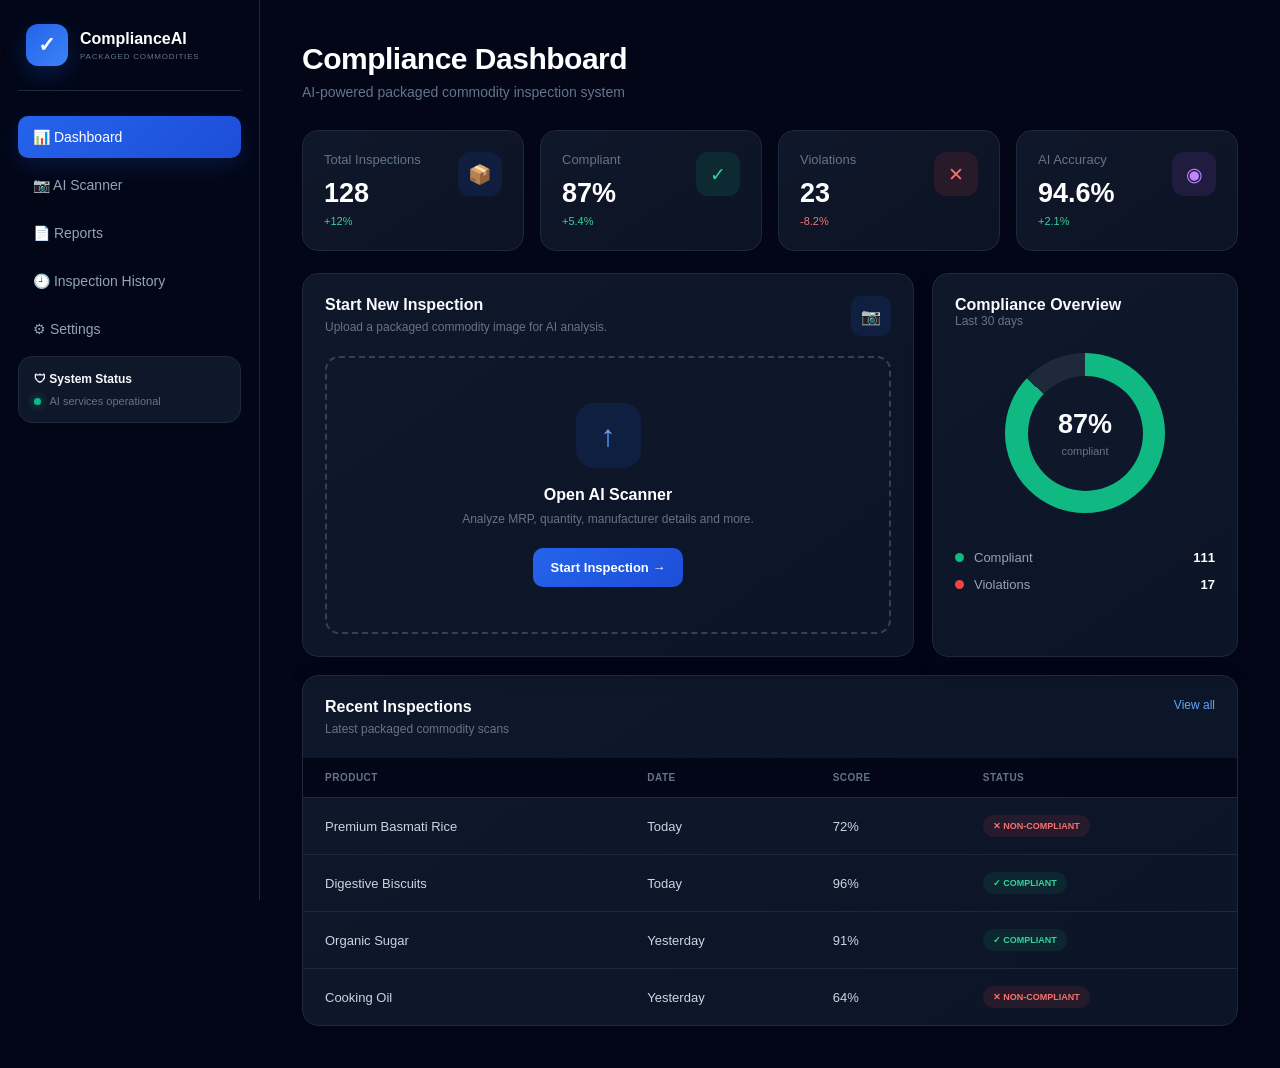
<file: index.html>
<!DOCTYPE html>
<html lang="en">

<head>
    <meta charset="UTF-8">
    <meta name="viewport" content="width=device-width, initial-scale=1.0">

    <title>ComplianceAI - Dashboard</title>

    <link rel="stylesheet" href="style.css">
    <script src="style.js"></script>
</head>

<body>

    <!-- SIDEBAR -->
    <aside class="sidebar">

        <div class="logo">
            <div class="logo-icon">✓</div>

            <div>
                <h2>ComplianceAI</h2>
                <span>PACKAGED COMMODITIES</span>
            </div>
        </div>

        <nav>
            <a href="index.html" class="active">
                📊 Dashboard
            </a>

            <a href="scanner.html">
                📷 AI Scanner
            </a>

            <a href="#">
                📄 Reports
            </a>

            <a href="#">
                🕘 Inspection History
            </a>

            <a href="#">
                ⚙ Settings
            </a>
        </nav>

        <div class="system-status">
            <strong>🛡 System Status</strong>

            <p>
                <span class="online-dot"></span>
                AI services operational
            </p>
        </div>

    </aside>


    <!-- MAIN CONTENT -->
    <main class="main">

        <header class="page-header">

            <div>
                <h1>Compliance Dashboard</h1>

                <p>
                    AI-powered packaged commodity inspection system
                </p>
            </div>

        </header>


        <!-- STAT CARDS -->

        <section class="stats">

            <div class="stat-card">

                <div>
                    <p>Total Inspections</p>
                    <h2>128</h2>
                    <span class="green">+12%</span>
                </div>

                <div class="stat-icon blue">
                    📦
                </div>

            </div>


            <div class="stat-card">

                <div>
                    <p>Compliant</p>
                    <h2>87%</h2>
                    <span class="green">+5.4%</span>
                </div>

                <div class="stat-icon green-bg">
                    ✓
                </div>

            </div>


            <div class="stat-card">

                <div>
                    <p>Violations</p>
                    <h2>23</h2>
                    <span class="red">-8.2%</span>
                </div>

                <div class="stat-icon red-bg">
                    ✕
                </div>

            </div>


            <div class="stat-card">

                <div>
                    <p>AI Accuracy</p>
                    <h2>94.6%</h2>
                    <span class="green">+2.1%</span>
                </div>

                <div class="stat-icon purple">
                    ◉
                </div>

            </div>

        </section>


        <!-- DASHBOARD GRID -->

        <section class="dashboard-grid">


            <!-- START INSPECTION -->

            <div class="panel inspection-panel">

                <div class="panel-header">

                    <div>
                        <h2>Start New Inspection</h2>

                        <p>
                            Upload a packaged commodity image
                            for AI analysis.
                        </p>
                    </div>

                    <div class="panel-icon">
                        📷
                    </div>

                </div>


                <a href="scanner.html" class="scanner-box">

                    <div class="upload-icon">
                        ↑
                    </div>

                    <h3>
                        Open AI Scanner
                    </h3>

                    <p>
                        Analyze MRP, quantity, manufacturer
                        details and more.
                    </p>

                    <span class="primary-button">
                        Start Inspection →
                    </span>

                </a>

            </div>


            <!-- COMPLIANCE OVERVIEW -->

            <div class="panel">

                <h2>Compliance Overview</h2>

                <p class="muted">
                    Last 30 days
                </p>


                <div class="circle-container">

                    <div class="compliance-circle">

                        <div>
                            <strong>87%</strong>
                            <small>compliant</small>
                        </div>

                    </div>

                </div>


                <div class="legend">

                    <div>
                        <span class="dot green-dot"></span>
                        Compliant

                        <strong>111</strong>
                    </div>

                    <div>
                        <span class="dot red-dot"></span>
                        Violations

                        <strong>17</strong>
                    </div>

                </div>

            </div>

        </section>


        <!-- RECENT INSPECTIONS -->

        <section class="panel recent">

            <div class="panel-header">

                <div>
                    <h2>Recent Inspections</h2>

                    <p>
                        Latest packaged commodity scans
                    </p>
                </div>

                <a href="#">
                    View all
                </a>

            </div>


            <div class="table-container">

                <table>

                    <thead>

                        <tr>
                            <th>Product</th>
                            <th>Date</th>
                            <th>Score</th>
                            <th>Status</th>
                        </tr>

                    </thead>


                    <tbody>

                        <tr>
                            <td>Premium Basmati Rice</td>
                            <td>Today</td>
                            <td>72%</td>
                            <td>
                                <span class="badge danger">
                                    ✕ NON-COMPLIANT
                                </span>
                            </td>
                        </tr>


                        <tr>
                            <td>Digestive Biscuits</td>
                            <td>Today</td>
                            <td>96%</td>
                            <td>
                                <span class="badge success">
                                    ✓ COMPLIANT
                                </span>
                            </td>
                        </tr>


                        <tr>
                            <td>Organic Sugar</td>
                            <td>Yesterday</td>
                            <td>91%</td>
                            <td>
                                <span class="badge success">
                                    ✓ COMPLIANT
                                </span>
                            </td>
                        </tr>


                        <tr>
                            <td>Cooking Oil</td>
                            <td>Yesterday</td>
                            <td>64%</td>
                            <td>
                                <span class="badge danger">
                                    ✕ NON-COMPLIANT
                                </span>
                            </td>
                        </tr>

                    </tbody>

                </table>

            </div>

        </section>

    </main>

</body>







</html>
</file>
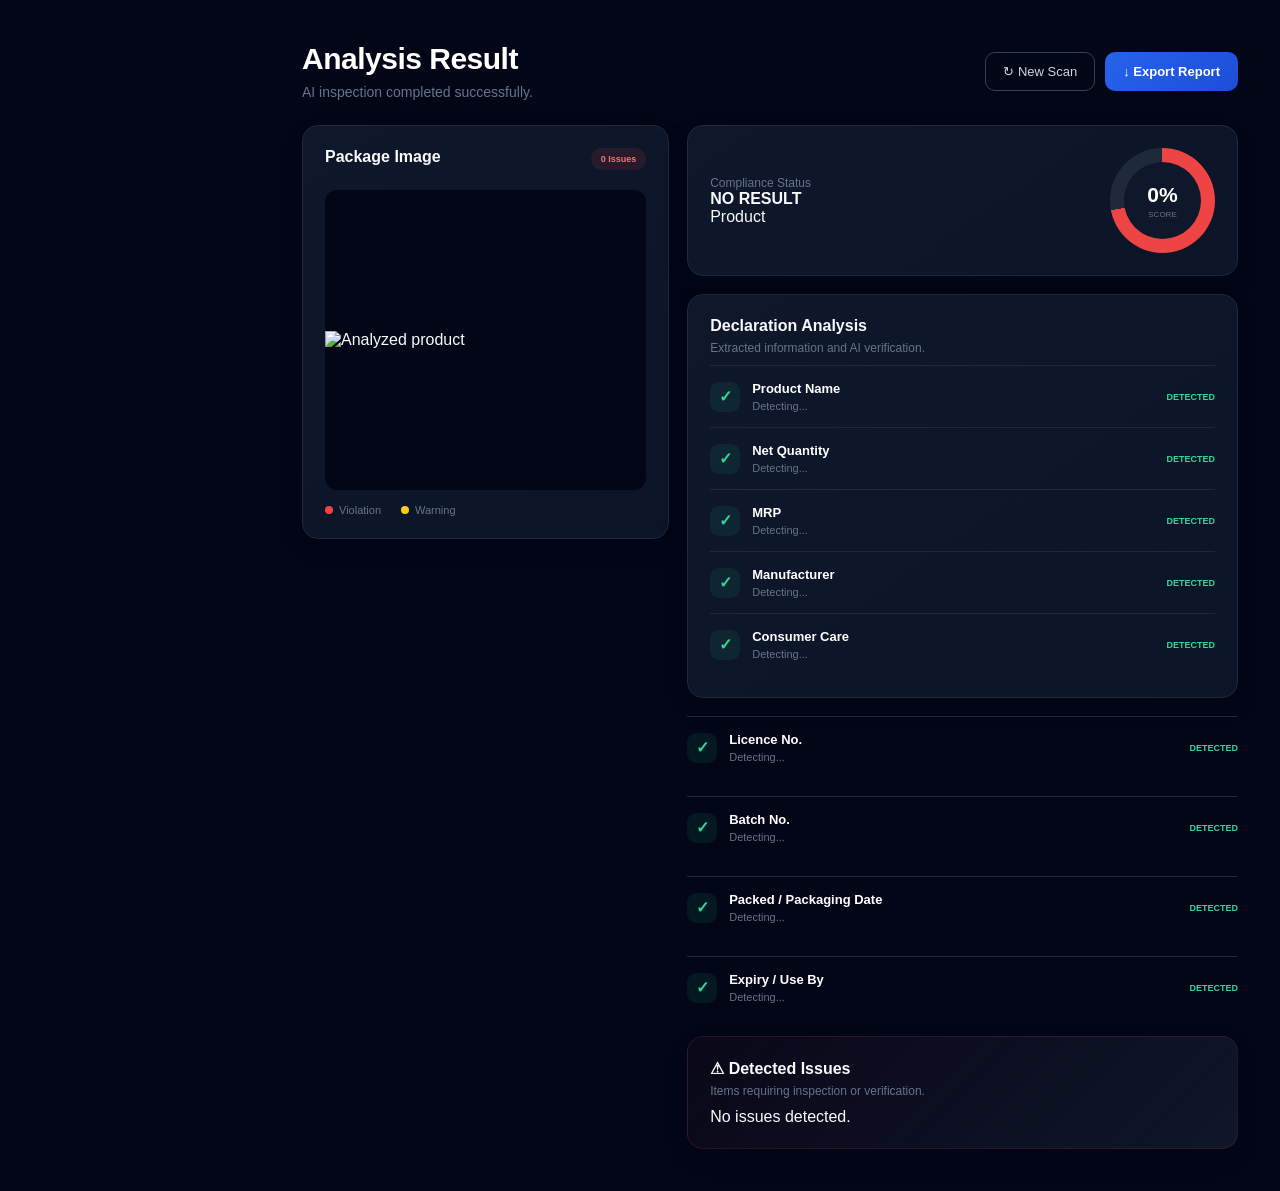
<file: 2.html>
<!DOCTYPE html>
<html lang="en">

<head>
    <meta charset="UTF-8">
    <meta name="viewport" content="width=device-width, initial-scale=1.0">

    <title>ComplianceAI - Analysis Result</title>

    <link rel="stylesheet" href="style.css">
</head>

<body>

<main class="main">

    <!-- HEADER -->

    <div class="result-header">

        <div>
            <h1>Analysis Result</h1>

            <p>
                AI inspection completed successfully.
            </p>
        </div>

        <div class="result-actions">

            <button
                onclick="window.location.href='scanner.html'"
                class="secondary-button">
                ↻ New Scan
            </button>

            <button
                onclick="window.print()"
                class="primary-button">
                ↓ Export Report
            </button>

        </div>

    </div>


    <section class="result-grid">


        <!-- PRODUCT IMAGE -->

        <div class="panel product-panel">

            <div class="panel-header">

                <h2>Package Image</h2>

                <span class="badge danger" id="issueCount">
                    0 Issues
                </span>

            </div>


            <div class="image-result">

                <img
                    id="resultImage"
                    alt="Analyzed product">

            </div>


            <div class="image-legend">

                <span>
                    <i class="legend-red"></i>
                    Violation
                </span>

                <span>
                    <i class="legend-yellow"></i>
                    Warning
                </span>

            </div>

        </div>


        <!-- RESULT CONTENT -->

        <div class="result-content">


            <!-- SCORE -->

            <div class="panel">

                <div class="score-section">

                    <div>

                        <p class="muted">
                            Compliance Status
                        </p>

                        <h2 id="complianceStatus">
                            ANALYZING...
                        </h2>

                        <p id="productName">
                            Product
                        </p>

                    </div>


                    <div class="score-circle">

                        <div>

                            <strong id="complianceScore">
                                0%
                            </strong>

                            <small>
                                SCORE
                            </small>

                        </div>

                    </div>

                </div>

            </div>


            <!-- DECLARATION ANALYSIS -->

            <div class="panel">

                <div class="panel-title">

                    <h2>
                        Declaration Analysis
                    </h2>

                    <p>
                        Extracted information and AI verification.
                    </p>

                </div>


                <!-- PRODUCT NAME -->

                <div class="declaration">

                    <div class="declaration-icon success-icon">
                        ✓
                    </div>

                    <div class="declaration-info">

                        <strong>
                            Product Name
                        </strong>

                        <span id="productNameField">
                            Detecting...
                        </span>

                    </div>

                    <span id="mrpStatus" class="status-success">
    DETECTED
</span>

                </div>


                <!-- NET QUANTITY -->

                <div class="declaration">

                    <div class="declaration-icon success-icon">
                        ✓
                    </div>

                    <div class="declaration-info">

                        <strong>
                            Net Quantity
                        </strong>

                        <span id="netQuantity">
                            Detecting...
                        </span>

                    </div>

                    <span class="status-success">
                        DETECTED
                    </span>

                </div>


                <!-- MRP -->

                <div class="declaration">

                    <div class="declaration-icon success-icon">
                        ✓
                    </div>

                    <div class="declaration-info">

                        <strong>
                            MRP
                        </strong>

                        <span id="mrp">
                            Detecting...
                        </span>

                    </div>

                    <span class="status-success">
                        DETECTED
                    </span>

                </div>


                <!-- MANUFACTURER -->

                <div class="declaration">

                    <div class="declaration-icon success-icon">
                        ✓
                    </div>

                    <div class="declaration-info">

                        <strong>
                            Manufacturer
                        </strong>

                        <span id="manufacturer">
                            Detecting...
                        </span>

                    </div>

                    <span class="status-success">
                        DETECTED
                    </span>

                </div>


                <!-- CONSUMER CARE -->
                

                <div class="declaration">

                    <div class="declaration-icon success-icon">
                        ✓
                    </div>

                    <div class="declaration-info">

                        <strong>
                            Consumer Care
                        </strong>

                        <span id="consumerCare">
                            Detecting...
                        </span>

                    </div>

                    <span class="status-success">
                        DETECTED
                    </span>

                </div>

            </div>
            <!-- LICENCE NUMBER -->

<div class="declaration">

    <div class="declaration-icon success-icon">
        ✓
    </div>

    <div class="declaration-info">

        <strong>
            Licence No.
        </strong>

        <span id="licenseNumber">
            Detecting...
        </span>

    </div>

    <span id="licenseStatus" class="status-success">
        DETECTED
    </span>

</div>


<!-- BATCH NUMBER -->

<div class="declaration">

    <div class="declaration-icon success-icon">
        ✓
    </div>

    <div class="declaration-info">

        <strong>
            Batch No.
        </strong>

        <span id="batchNumber">
            Detecting...
        </span>

    </div>

    <span id="batchStatus" class="status-success">
        DETECTED
    </span>

</div>


<!-- PACKING DATE -->

<div class="declaration">

    <div class="declaration-icon success-icon">
        ✓
    </div>

    <div class="declaration-info">

        <strong>
            Packed / Packaging Date
        </strong>

        <span id="packedDate">
            Detecting...
        </span>

    </div>

    <span id="packedStatus" class="status-success">
        DETECTED
    </span>

</div>


<!-- EXPIRY DATE -->

<div class="declaration">

    <div class="declaration-icon success-icon">
        ✓
    </div>

    <div class="declaration-info">

        <strong>
            Expiry / Use By
        </strong>

        <span id="expiryDate">
            Detecting...
        </span>

    </div>

    <span id="expiryStatus" class="status-success">
        DETECTED
    </span>

</div>


            <!-- VIOLATIONS -->

            <div class="panel violation-panel">

                <div class="panel-title">

                    <h2>
                        ⚠ Detected Issues
                    </h2>

                    <p>
                        Items requiring inspection or verification.
                    </p>

                </div>


                <div id="issuesContainer">

                    <p>
                        No issues detected.
                    </p>

                </div>

            </div>


        </div>

    </section>

</main>


<script>

document.addEventListener("DOMContentLoaded", function () {

    // ==========================================
    // GET SAVED FASTAPI RESULT
    // ==========================================

    const savedResult = localStorage.getItem("scanResult");
    const scannedImage = localStorage.getItem("scannedImage");


    // ==========================================
    // SHOW IMAGE
    // ==========================================

    const resultImage = document.getElementById("resultImage");

    if (resultImage && scannedImage) {
        resultImage.src = scannedImage;
    }


    // ==========================================
    // CHECK RESULT
    // ==========================================

    if (!savedResult) {

        console.error("No scan result found.");

        document.getElementById("complianceStatus").textContent =
            "NO RESULT";

        return;
    }


    let data;

    try {

        data = JSON.parse(savedResult);

    } catch (error) {

        console.error("Unable to read scan result:", error);
        return;

    }


    console.log("Saved FastAPI Result:", data);


    // ==========================================
    // GET OCR + COMPLIANCE
    // ==========================================

    const ocr = data.ocr || {};
    const compliance = data.compliance || {};

    const rawText = ocr.raw_text || "";
    const violations = compliance.violations || [];


    // ==========================================
    // SCORE
    // ==========================================

    const score = compliance.compliance_score ?? 0;

    document.getElementById("complianceScore").textContent =
        score + "%";


    // ==========================================
    // STATUS
    // ==========================================

    const status = compliance.result || "UNKNOWN";

    const statusElement =
        document.getElementById("complianceStatus");


    if (status === "COMPLIANT") {

        statusElement.textContent = "COMPLIANT";
        statusElement.className = "compliant";

    }

    else if (status === "REVIEW REQUIRED") {

        statusElement.textContent = "REVIEW REQUIRED";
        statusElement.className = "warning";

    }

    else {

        statusElement.textContent = "NON-COMPLIANT";
        statusElement.className = "non-compliant";

    }


    // ==========================================
    // CLEAN TEXT
    // ==========================================

    const lines = rawText
        .split(/\r?\n/)
        .map(line => line.trim())
        .filter(line => line.length > 0);


    // ==========================================
    // BASIC VALUE FINDER
    // ==========================================

    function findValue(patterns) {

        for (const pattern of patterns) {

            const regex = new RegExp(pattern, "im");

            const match = rawText.match(regex);

            if (match && match[1]) {

                return match[1]
                    .trim()
                    .replace(/\s+/g, " ");

            }
        }

        return "Not detected";
    }


    // ==========================================
    // FIND NUMBER AFTER LABEL
    // Handles:
    //
    // MRP: ₹159
    // MRP ₹159
    // MRP
    // 159
    // ==========================================

    function findNumberAfterLabel(labelPattern) {

        for (let i = 0; i < lines.length; i++) {

            const line = lines[i];


            // ------------------------------
            // SAME LINE
            // ------------------------------

            const sameLine = line.match(
                new RegExp(
                    labelPattern +
                    "\\s*(?:[:\\-])?\\s*(?:₹|Rs\\.?\\s*)?" +
                    "([0-9]+(?:\\.[0-9]+)?)",
                    "i"
                )
            );

            if (sameLine && sameLine[1]) {

                return sameLine[1];

            }


            // ------------------------------
            // NEXT LINE
            // ------------------------------

            if (
                new RegExp(labelPattern, "i").test(line)
            ) {

                for (
                    let j = i + 1;
                    j < Math.min(i + 4, lines.length);
                    j++
                ) {

                    const nextLine = lines[j];

                    // Ignore obvious labels
                    if (
                        /^(BATCH|BATCH NO|DATE|PKD|PACK|USE BY|EXPIRY|LIC|LICENCE|LICENSE)/i
                            .test(nextLine)
                    ) {
                        break;
                    }


                    // Accept a line containing only a price
                    const numberOnly = nextLine.match(
                        /^(?:₹|Rs\.?\s*)?\s*([0-9]+(?:\.[0-9]+)?)\s*$/
                    );

                    if (numberOnly && numberOnly[1]) {

                        return numberOnly[1];

                    }
                }
            }
        }

        return "Not detected";
    }


    // ==========================================
    // PRODUCT NAME
    // ==========================================

    let productName = findValue([
        "Product Name\\s*[:\\-]\\s*(.+)",
        "Item Name\\s*[:\\-]\\s*(.+)"
    ]);


    // Coffee fallback
    if (productName === "Not detected") {

        if (
            rawText.toLowerCase().includes("coffee")
        ) {

            productName = "Coffee & Chicory";

        }

    }


    document.getElementById("productName").textContent =
        productName;

    document.getElementById("productNameField").textContent =
        productName;


    // ==========================================
    // NET QUANTITY
    // ==========================================

    let netQuantity = findValue([
        "NET\\s+QUANTITY\\s*[:\\-]?\\s*([0-9]+(?:\\.[0-9]+)?\\s*(?:g|kg|ml|l|mg|pcs?|units?)?)",
        "NET\\s+WEIGHT\\s*[:\\-]?\\s*([0-9]+(?:\\.[0-9]+)?\\s*(?:g|kg|ml|l|mg|pcs?|units?)?)"
    ]);


    document.getElementById("netQuantity").textContent =
        netQuantity;


    // ==========================================
    // MRP
    // ==========================================

    let mrp = findNumberAfterLabel(
        "MRP(?:\\s*\\([^\\n]*\\))?"
    );


    // Also support:
    // "For MRP Rs."
    if (mrp === "Not detected") {

        mrp = findNumberAfterLabel(
            "For\\s+MRP\\s+(?:Rs\\.?|₹)?"
        );

    }


    const mrpElement =
        document.getElementById("mrp");


    const mrpStatus =
        document.getElementById("mrpStatus");


    if (mrp !== "Not detected") {

        mrpElement.textContent = "₹" + mrp;

        if (mrpStatus) {
            mrpStatus.textContent = "DETECTED";
            mrpStatus.className = "status-success";
        }

    }

    else {

        mrpElement.textContent = "Not detected";

        if (mrpStatus) {
            mrpStatus.textContent = "NOT DETECTED";
            mrpStatus.className = "status-warning";
        }

    }


    // ==========================================
    // MANUFACTURER
    // ==========================================

    const manufacturer = findValue([
        "Manufactured\\s*&\\s*Marketed\\s*by\\s*:?\\s*(.+)",
        "Manufactured\\s+and\\s+Marketed\\s+by\\s*:?\\s*(.+)",
        "Mfd\\.\\s*&\\s*Mkt\\.\\s*by\\s*:?\\s*(.+)",
        "Mfd\\.\\s+and\\s+Mkt\\.\\s+by\\s*:?\\s*(.+)",
        "Manufactured\\s+by\\s*:?\\s*(.+)",
        "Marketed\\s+by\\s*:?\\s*(.+)"
    ]);


    document.getElementById("manufacturer").textContent =
        manufacturer;


    // ==========================================
    // CONSUMER CARE
    // ==========================================

    let consumerCare = findValue([
        "Customer\\s+Care\\s*[:\\-]?\\s*(.+)",
        "Consumer\\s+Care\\s*[:\\-]?\\s*(.+)",
        "Consumer\\s+Support\\s*[:\\-]?\\s*(.+)",
        "Toll\\s*Free\\s*[:\\-]?\\s*(.+)",
        "CALL\\s*[:\\-]?\\s*([+0-9\\- ]+)"
    ]);


    // Phone number fallback
    if (consumerCare === "Not detected") {

        const phoneMatch = rawText.match(
            /(?:\+91[\s\-]?)?[6-9]\d{9}/
        );

        if (phoneMatch) {
            consumerCare = phoneMatch[0];
        }
    }


    // Email fallback
    if (consumerCare === "Not detected") {

        const emailMatch = rawText.match(
            /[A-Z0-9._%+-]+@[A-Z0-9.-]+\.[A-Z]{2,}/i
        );

        if (emailMatch) {
            consumerCare = emailMatch[0];
        }
    }


    document.getElementById("consumerCare").textContent =
        consumerCare;


    // ==========================================
    // ISSUE COUNT
    // ==========================================

    document.getElementById("issueCount").textContent =
        violations.length +
        (violations.length === 1
            ? " Issue"
            : " Issues");


    // ==========================================
    // SHOW VIOLATIONS
    // ==========================================

    const issuesContainer =
        document.getElementById("issuesContainer");


    if (violations.length === 0) {

        issuesContainer.innerHTML =
            "<p>No compliance issues detected.</p>";

    }

    else {

        issuesContainer.innerHTML = "";


        violations.forEach(function (violation) {

            const issue =
                document.createElement("div");

            issue.className = "issue";


            issue.innerHTML = `
                <div class="issue-icon danger-icon">
                    !
                </div>

                <div>

                    <div class="issue-title">

                        <strong>
                            Compliance Issue
                        </strong>

                        <span class="severity high">
                            REVIEW
                        </span>

                    </div>

                    <p>
                        ${violation}
                    </p>

                </div>
            `;


            issuesContainer.appendChild(issue);

        });

    }

});

</script>

</body>
</html>
</file>
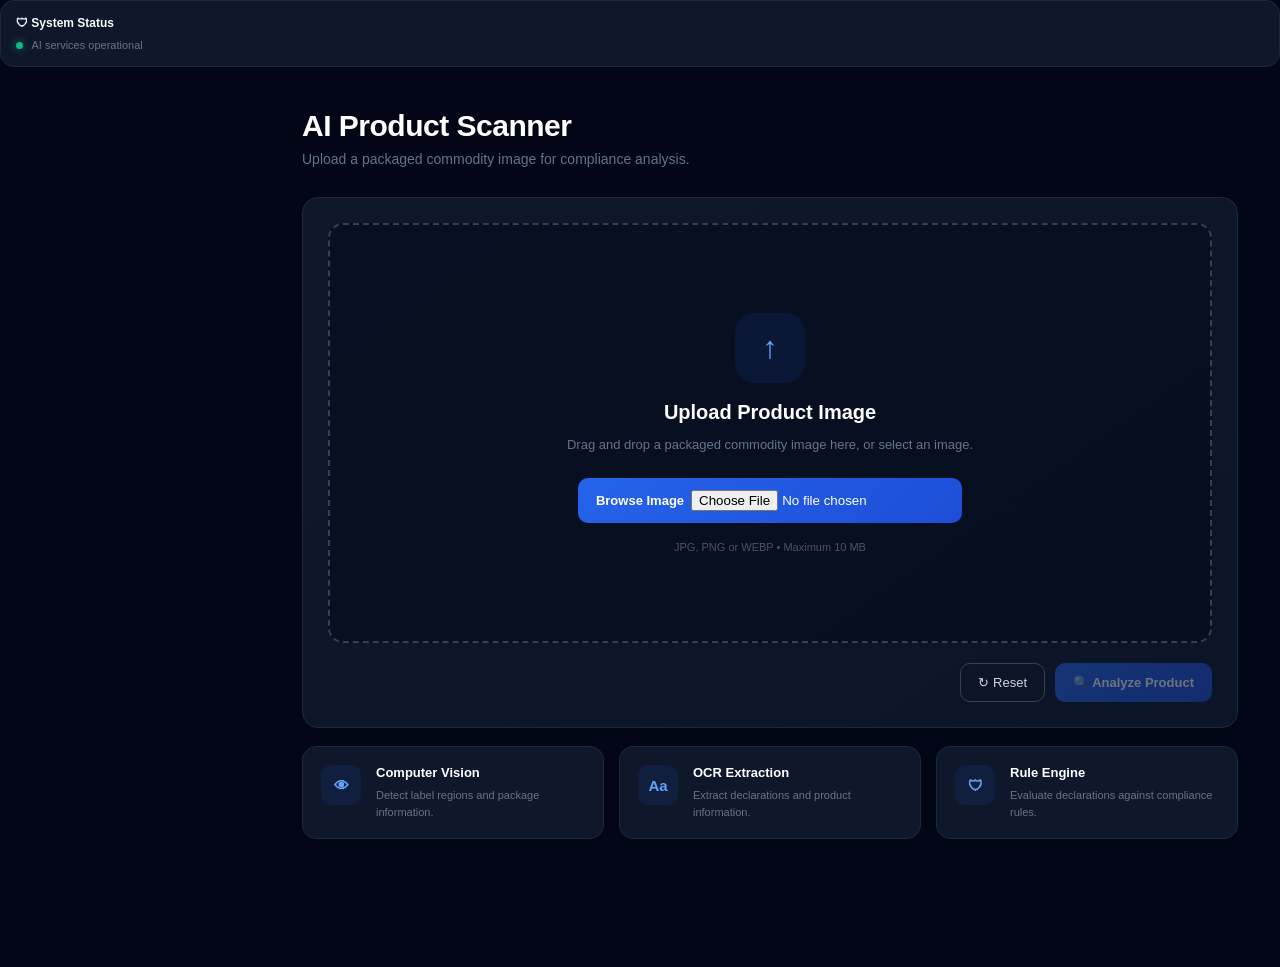
<file: 3.html>
<!DOCTYPE html>
<html lang="en">

<head>

    <meta charset="UTF-8">

    <meta name="viewport" content="width=device-width, initial-scale=1.0">

    <title>ComplianceAI - AI Scanner</title>

    <link rel="stylesheet" href="style.css">

</head>


<body>

    <!-- SIDEBAR -->

    <!--
    <aside class="sidebar">

        <div class="logo">

            <div class="logo-icon">
                ✓
            </div>

            <div>
                <h2>ComplianceAI</h2>
                <span>PACKAGED COMMODITIES</span>
            </div>

        </div>


        <nav>

            <a href="index.html">
                📊 Dashboard
            </a>

            <a href="scanner.html" class="active">
                📷 AI Scanner
            </a>

            <a href="#">
                📄 Reports
            </a>

            <a href="#">
                🕘 Inspection History
            </a>

            <a href="#">
                ⚙ Settings
            </a>

        </nav>

    </aside>
    -->


    <!-- SYSTEM STATUS -->

    <div class="system-status">

        <strong>
            🛡 System Status
        </strong>

        <p>
            <span class="online-dot"></span>
            AI services operational
        </p>

    </div>


    <!-- MAIN -->

    <main class="main">

        <header class="page-header">

            <h1>
                AI Product Scanner
            </h1>

            <p>
                Upload a packaged commodity image
                for compliance analysis.
            </p>

        </header>


        <section class="scanner-container">

            <div class="upload-panel">


                <!-- UPLOAD AREA -->

                <div id="dropArea" class="drop-area">

                    <div id="uploadContent">

                        <div class="big-upload-icon">
                            ↑
                        </div>

                        <h2>
                            Upload Product Image
                        </h2>

                        <p>
                            Drag and drop a packaged commodity
                            image here, or select an image.
                        </p>


                        <!-- BROWSE IMAGE -->

                        <label class="primary-button upload-button">

                            Browse Image

                            <input
                                type="file"
                                id="imageInput"
                                accept="image/*"
                            >

                        </label>


                        <small>
                            JPG, PNG or WEBP • Maximum 10 MB
                        </small>

                    </div>


                    <!-- IMAGE PREVIEW -->

                    <img
                        id="preview"
                        class="image-preview"
                        alt="Product Preview"
                    >

                </div>


                <!-- BUTTONS -->

                <div class="scanner-actions">

                    <button
                        id="resetButton"
                        class="secondary-button"
                    >
                        ↻ Reset
                    </button>


                    <button
                        id="analyzeButton"
                        class="primary-button"
                        disabled
                    >
                        🔍 Analyze Product
                    </button>

                </div>

            </div>


            <!-- AI FEATURES -->

            <div class="features">


                <!-- COMPUTER VISION -->

                <div class="feature-card">

                    <div class="feature-icon">
                        👁
                    </div>

                    <div>

                        <h3>
                            Computer Vision
                        </h3>

                        <p>
                            Detect label regions and
                            package information.
                        </p>

                    </div>

                </div>


                <!-- OCR -->

                <div class="feature-card">

                    <div class="feature-icon">
                        Aa
                    </div>

                    <div>

                        <h3>
                            OCR Extraction
                        </h3>

                        <p>
                            Extract declarations and
                            product information.
                        </p>

                    </div>

                </div>


                <!-- RULE ENGINE -->

                <div class="feature-card">

                    <div class="feature-icon">
                        🛡
                    </div>

                    <div>

                        <h3>
                            Rule Engine
                        </h3>

                        <p>
                            Evaluate declarations against
                            compliance rules.
                        </p>

                    </div>

                </div>


            </div>

        </section>

    </main>


    <!-- JAVASCRIPT -->

    <script src="style.js"></script>

</body>

</html>
</file>
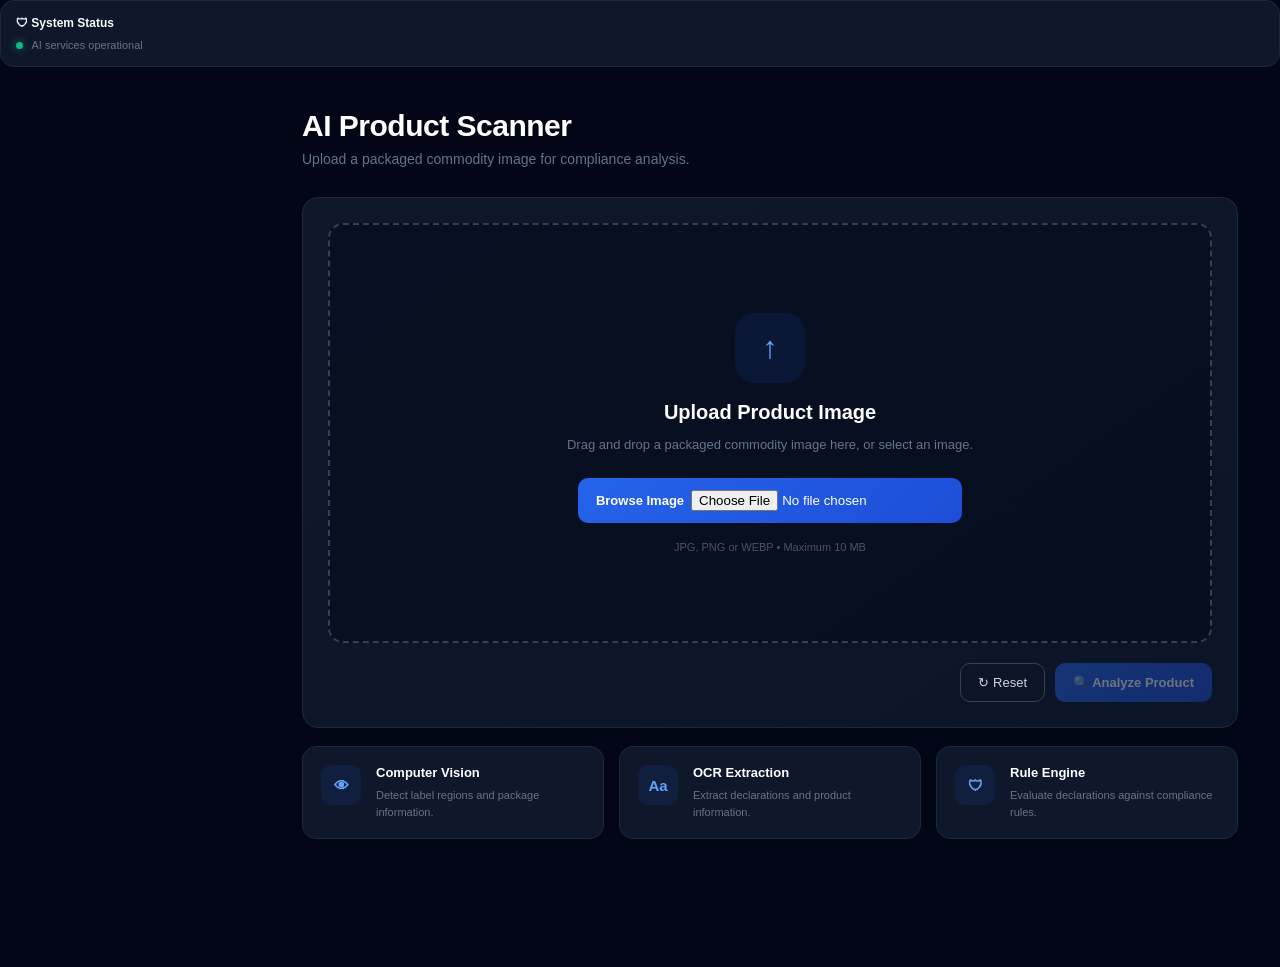
<file: scanner.html>
<!DOCTYPE html>
<html lang="en">

<head>

    <meta charset="UTF-8">

    <meta name="viewport" content="width=device-width, initial-scale=1.0">

    <title>ComplianceAI - AI Scanner</title>

    <link rel="stylesheet" href="style.css">

</head>


<body>

    <!-- SIDEBAR -->

    <!--
    <aside class="sidebar">

        <div class="logo">

            <div class="logo-icon">
                ✓
            </div>

            <div>
                <h2>ComplianceAI</h2>
                <span>PACKAGED COMMODITIES</span>
            </div>

        </div>


        <nav>

            <a href="index.html">
                📊 Dashboard
            </a>

            <a href="scanner.html" class="active">
                📷 AI Scanner
            </a>

            <a href="#">
                📄 Reports
            </a>

            <a href="#">
                🕘 Inspection History
            </a>

            <a href="#">
                ⚙ Settings
            </a>

        </nav>

    </aside>
    -->


    <!-- SYSTEM STATUS -->

    <div class="system-status">

        <strong>
            🛡 System Status
        </strong>

        <p>
            <span class="online-dot"></span>
            AI services operational
        </p>

    </div>


    <!-- MAIN -->

    <main class="main">

        <header class="page-header">

            <h1>
                AI Product Scanner
            </h1>

            <p>
                Upload a packaged commodity image
                for compliance analysis.
            </p>

        </header>


        <section class="scanner-container">

            <div class="upload-panel">


                <!-- UPLOAD AREA -->

                <div id="dropArea" class="drop-area">

                    <div id="uploadContent">

                        <div class="big-upload-icon">
                            ↑
                        </div>

                        <h2>
                            Upload Product Image
                        </h2>

                        <p>
                            Drag and drop a packaged commodity
                            image here, or select an image.
                        </p>


                        <!-- BROWSE IMAGE -->

                        <label class="primary-button upload-button">

                            Browse Image

                            <input
                                type="file"
                                id="imageInput"
                                accept="image/*"
                            >

                        </label>


                        <small>
                            JPG, PNG or WEBP • Maximum 10 MB
                        </small>

                    </div>


                    <!-- IMAGE PREVIEW -->

                    <img
                        id="preview"
                        class="image-preview"
                        alt="Product Preview"
                    >

                </div>


                <!-- BUTTONS -->

                <div class="scanner-actions">

                    <button
                        id="resetButton"
                        class="secondary-button"
                    >
                        ↻ Reset
                    </button>


                    <button
                        id="analyzeButton"
                        class="primary-button"
                        disabled
                    >
                        🔍 Analyze Product
                    </button>

                </div>

            </div>


            <!-- AI FEATURES -->

            <div class="features">


                <!-- COMPUTER VISION -->

                <div class="feature-card">

                    <div class="feature-icon">
                        👁
                    </div>

                    <div>

                        <h3>
                            Computer Vision
                        </h3>

                        <p>
                            Detect label regions and
                            package information.
                        </p>

                    </div>

                </div>


                <!-- OCR -->

                <div class="feature-card">

                    <div class="feature-icon">
                        Aa
                    </div>

                    <div>

                        <h3>
                            OCR Extraction
                        </h3>

                        <p>
                            Extract declarations and
                            product information.
                        </p>

                    </div>

                </div>


                <!-- RULE ENGINE -->

                <div class="feature-card">

                    <div class="feature-icon">
                        🛡
                    </div>

                    <div>

                        <h3>
                            Rule Engine
                        </h3>

                        <p>
                            Evaluate declarations against
                            compliance rules.
                        </p>

                    </div>

                </div>


            </div>

        </section>

    </main>


    <!-- JAVASCRIPT -->

    <script src="style.js"></script>

</body>

</html>
</file>
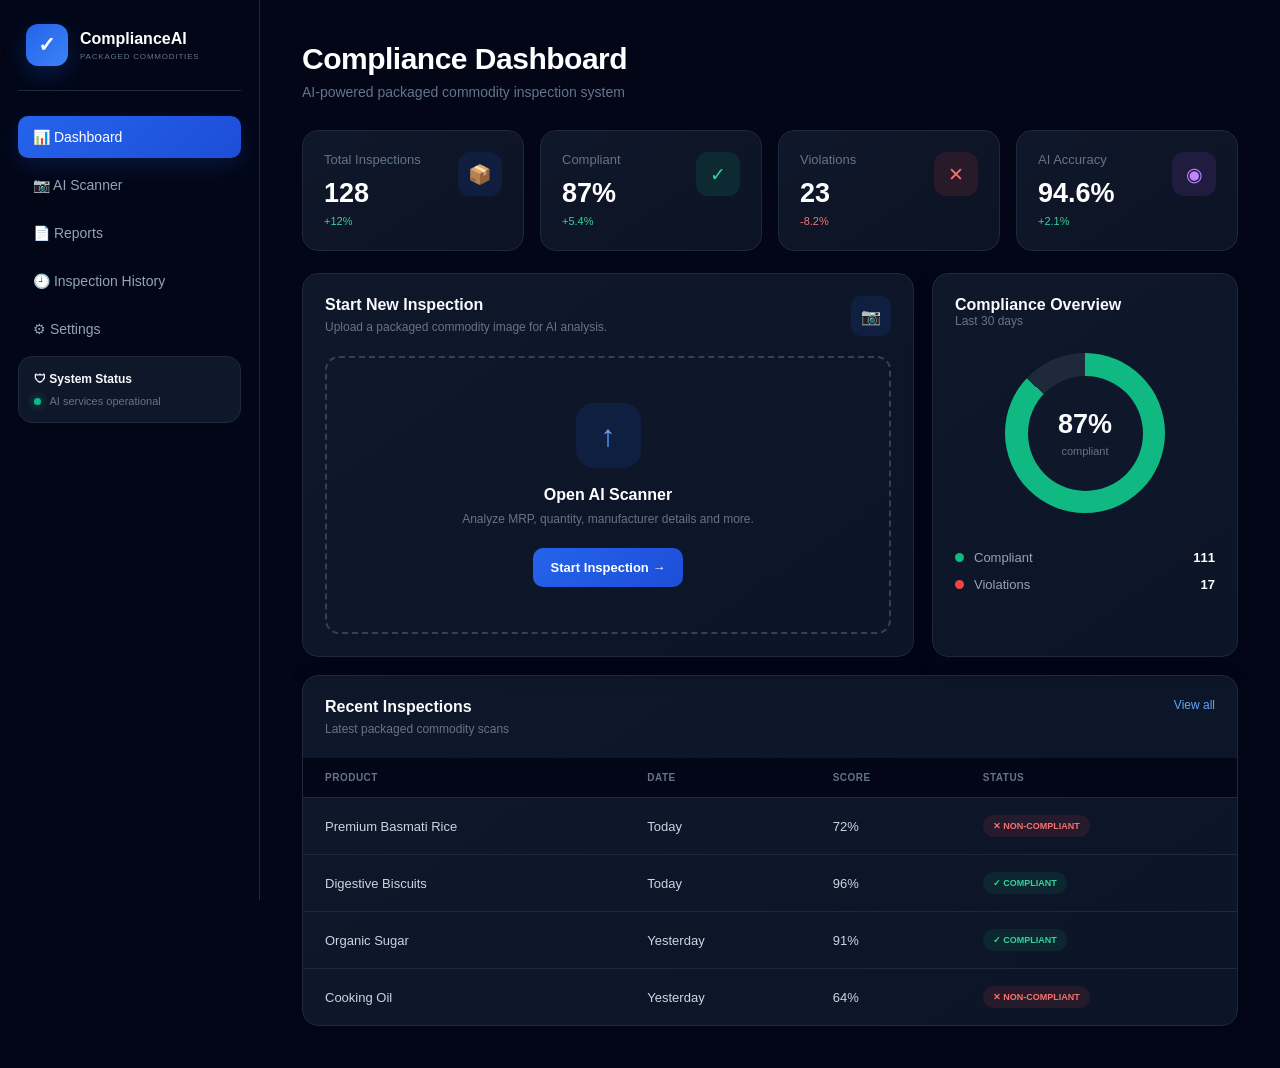
<file: SIH.html>
<!DOCTYPE html>
<html lang="en">

<head>
    <meta charset="UTF-8">
    <meta name="viewport" content="width=device-width, initial-scale=1.0">

    <title>ComplianceAI - Dashboard</title>

    <link rel="stylesheet" href="style.css">
    <script src="style.js"></script>
</head>

<body>

    <!-- SIDEBAR -->
    <aside class="sidebar">

        <div class="logo">
            <div class="logo-icon">✓</div>

            <div>
                <h2>ComplianceAI</h2>
                <span>PACKAGED COMMODITIES</span>
            </div>
        </div>

        <nav>
            <a href="index.html" class="active">
                📊 Dashboard
            </a>

            <a href="scanner.html">
                📷 AI Scanner
            </a>

            <a href="#">
                📄 Reports
            </a>

            <a href="#">
                🕘 Inspection History
            </a>

            <a href="#">
                ⚙ Settings
            </a>
        </nav>

        <div class="system-status">
            <strong>🛡 System Status</strong>

            <p>
                <span class="online-dot"></span>
                AI services operational
            </p>
        </div>

    </aside>


    <!-- MAIN CONTENT -->
    <main class="main">

        <header class="page-header">

            <div>
                <h1>Compliance Dashboard</h1>

                <p>
                    AI-powered packaged commodity inspection system
                </p>
            </div>

        </header>


        <!-- STAT CARDS -->

        <section class="stats">

            <div class="stat-card">

                <div>
                    <p>Total Inspections</p>
                    <h2>128</h2>
                    <span class="green">+12%</span>
                </div>

                <div class="stat-icon blue">
                    📦
                </div>

            </div>


            <div class="stat-card">

                <div>
                    <p>Compliant</p>
                    <h2>87%</h2>
                    <span class="green">+5.4%</span>
                </div>

                <div class="stat-icon green-bg">
                    ✓
                </div>

            </div>


            <div class="stat-card">

                <div>
                    <p>Violations</p>
                    <h2>23</h2>
                    <span class="red">-8.2%</span>
                </div>

                <div class="stat-icon red-bg">
                    ✕
                </div>

            </div>


            <div class="stat-card">

                <div>
                    <p>AI Accuracy</p>
                    <h2>94.6%</h2>
                    <span class="green">+2.1%</span>
                </div>

                <div class="stat-icon purple">
                    ◉
                </div>

            </div>

        </section>


        <!-- DASHBOARD GRID -->

        <section class="dashboard-grid">


            <!-- START INSPECTION -->

            <div class="panel inspection-panel">

                <div class="panel-header">

                    <div>
                        <h2>Start New Inspection</h2>

                        <p>
                            Upload a packaged commodity image
                            for AI analysis.
                        </p>
                    </div>

                    <div class="panel-icon">
                        📷
                    </div>

                </div>


                <a href="scanner.html" class="scanner-box">

                    <div class="upload-icon">
                        ↑
                    </div>

                    <h3>
                        Open AI Scanner
                    </h3>

                    <p>
                        Analyze MRP, quantity, manufacturer
                        details and more.
                    </p>

                    <span class="primary-button">
                        Start Inspection →
                    </span>

                </a>

            </div>


            <!-- COMPLIANCE OVERVIEW -->

            <div class="panel">

                <h2>Compliance Overview</h2>

                <p class="muted">
                    Last 30 days
                </p>


                <div class="circle-container">

                    <div class="compliance-circle">

                        <div>
                            <strong>87%</strong>
                            <small>compliant</small>
                        </div>

                    </div>

                </div>


                <div class="legend">

                    <div>
                        <span class="dot green-dot"></span>
                        Compliant

                        <strong>111</strong>
                    </div>

                    <div>
                        <span class="dot red-dot"></span>
                        Violations

                        <strong>17</strong>
                    </div>

                </div>

            </div>

        </section>


        <!-- RECENT INSPECTIONS -->

        <section class="panel recent">

            <div class="panel-header">

                <div>
                    <h2>Recent Inspections</h2>

                    <p>
                        Latest packaged commodity scans
                    </p>
                </div>

                <a href="#">
                    View all
                </a>

            </div>


            <div class="table-container">

                <table>

                    <thead>

                        <tr>
                            <th>Product</th>
                            <th>Date</th>
                            <th>Score</th>
                            <th>Status</th>
                        </tr>

                    </thead>


                    <tbody>

                        <tr>
                            <td>Premium Basmati Rice</td>
                            <td>Today</td>
                            <td>72%</td>
                            <td>
                                <span class="badge danger">
                                    ✕ NON-COMPLIANT
                                </span>
                            </td>
                        </tr>


                        <tr>
                            <td>Digestive Biscuits</td>
                            <td>Today</td>
                            <td>96%</td>
                            <td>
                                <span class="badge success">
                                    ✓ COMPLIANT
                                </span>
                            </td>
                        </tr>


                        <tr>
                            <td>Organic Sugar</td>
                            <td>Yesterday</td>
                            <td>91%</td>
                            <td>
                                <span class="badge success">
                                    ✓ COMPLIANT
                                </span>
                            </td>
                        </tr>


                        <tr>
                            <td>Cooking Oil</td>
                            <td>Yesterday</td>
                            <td>64%</td>
                            <td>
                                <span class="badge danger">
                                    ✕ NON-COMPLIANT
                                </span>
                            </td>
                        </tr>

                    </tbody>

                </table>

            </div>

        </section>

    </main>

</body>







</html>
</file>
<file: style.css>
/* =====================================================
   SIH26034 - COMPLIANCE AI
   Main Stylesheet
===================================================== */

/* ---------- RESET ---------- */

* {
    margin: 0;
    padding: 0;
    box-sizing: border-box;
}

html {
    scroll-behavior: smooth;
}

body {
    font-family:
        Inter,
        Arial,
        Helvetica,
        sans-serif;

    background: #020617;
    color: #f8fafc;

    min-height: 100vh;
}


/* ---------- COLORS ---------- */

:root {
    --bg: #020617;
    --panel: #0f172a;
    --panel-light: #111c31;

    --border: #1e293b;
    --border-light: #334155;

    --text: #f8fafc;
    --text-secondary: #cbd5e1;
    --muted: #64748b;

    --blue: #2563eb;
    --blue-light: #60a5fa;

    --green: #10b981;
    --green-light: #34d399;

    --red: #ef4444;
    --red-light: #f87171;

    --yellow: #facc15;
    --yellow-light: #fde047;

    --purple: #a855f7;
}


/* =====================================================
   SIDEBAR
===================================================== */

.sidebar {
    position: fixed;

    left: 0;
    top: 0;
    bottom: 0;

    width: 260px;

    background: var(--bg);

    border-right: 1px solid var(--border);

    padding: 24px 18px;

    z-index: 100;

    overflow-y: auto;
}


/* ---------- LOGO ---------- */

.logo {
    display: flex;

    align-items: center;

    gap: 12px;

    padding: 0 8px 24px;

    border-bottom: 1px solid var(--border);
}


.logo-icon {
    width: 42px;
    height: 42px;

    display: flex;

    align-items: center;
    justify-content: center;

    background: linear-gradient(135deg,
            #2563eb,
            #3b82f6);

    border-radius: 12px;

    font-size: 21px;

    font-weight: bold;

    box-shadow:
        0 8px 25px rgba(37, 99, 235, 0.25);
}


.logo h2 {
    color: white;

    font-size: 16px;

    font-weight: 700;
}


.logo span {
    display: block;

    color: #64748b;

    font-size: 8px;

    letter-spacing: 0.8px;

    margin-top: 4px;
}


/* ---------- NAVIGATION ---------- */

nav {
    margin-top: 25px;
}


nav a {
    display: flex;

    align-items: center;

    gap: 10px;

    color: #94a3b8;

    text-decoration: none;

    padding: 13px 15px;

    margin-bottom: 6px;

    border-radius: 10px;

    font-size: 14px;

    transition:
        background 0.2s ease,
        color 0.2s ease,
        transform 0.2s ease;
}


nav a:hover {
    background: #1e293b;

    color: white;

    transform: translateX(2px);
}


nav a.active {
    background:
        linear-gradient(135deg,
            #2563eb,
            #1d4ed8);

    color: white;

    box-shadow:
        0 8px 25px rgba(37, 99, 235, 0.18);
}


/* ---------- SYSTEM STATUS ---------- */

.system-status {
    /* position: absolute; */

    left: 18px;
    right: 18px;
    bottom: 20px;

    background: #0f172a;

    border: 1px solid var(--border);

    padding: 15px;

    border-radius: 14px;

    font-size: 13px;
}


.system-status strong {
    display: block;

    font-size: 12px;
}


.system-status p {
    color: var(--muted);

    margin-top: 9px;

    font-size: 11px;
}


.online-dot {
    display: inline-block;

    width: 7px;
    height: 7px;

    background: var(--green);

    border-radius: 50%;

    margin-right: 6px;

    box-shadow:
        0 0 8px rgba(16, 185, 129, 0.7);
}


/* =====================================================
   MAIN CONTENT
===================================================== */

.main {
    margin-left: 260px;

    min-height: 100vh;

    padding: 42px;
}


.page-header {
    margin-bottom: 30px;
}


.page-header h1,
.result-header h1 {
    color: white;

    font-size: 30px;

    font-weight: 750;

    letter-spacing: -0.5px;

    margin-bottom: 8px;
}


.page-header p,
.result-header p {
    color: var(--muted);

    font-size: 14px;
}


/* =====================================================
   STAT CARDS
===================================================== */

.stats {
    display: grid;

    grid-template-columns:
        repeat(4, 1fr);

    gap: 16px;

    margin-bottom: 22px;
}


.stat-card {
    display: flex;

    align-items: flex-start;

    justify-content: space-between;

    background:
        linear-gradient(145deg,
            #0f172a,
            #0b1324);

    border: 1px solid var(--border);

    border-radius: 16px;

    padding: 21px;

    transition:
        transform 0.2s ease,
        border 0.2s ease;
}


.stat-card:hover {
    transform: translateY(-2px);

    border-color: #334155;
}


.stat-card p {
    color: var(--muted);

    font-size: 13px;

    margin-bottom: 13px;
}


.stat-card h2 {
    color: white;

    font-size: 27px;

    line-height: 1;
}


.green {
    color: var(--green-light);

    font-size: 11px;

    display: inline-block;

    margin-top: 8px;
}


.red {
    color: var(--red-light);

    font-size: 11px;

    display: inline-block;

    margin-top: 8px;
}


.stat-icon {
    width: 44px;
    height: 44px;

    display: flex;

    align-items: center;
    justify-content: center;

    border-radius: 12px;

    font-size: 19px;
}


.blue {
    color: var(--blue-light);

    background: rgba(37, 99, 235, 0.12);
}


.green-bg {
    color: var(--green-light);

    background: rgba(16, 185, 129, 0.12);
}


.red-bg {
    color: var(--red-light);

    background: rgba(239, 68, 68, 0.12);
}


.purple {
    color: #c084fc;

    background: rgba(168, 85, 247, 0.12);
}


/* =====================================================
   PANELS
===================================================== */

.panel {
    background:
        linear-gradient(145deg,
            #0f172a,
            #0c1527);

    border: 1px solid var(--border);

    border-radius: 16px;

    padding: 22px;

    box-shadow:
        0 10px 30px rgba(0, 0, 0, 0.08);
}


.panel h2 {
    font-size: 16px;

    font-weight: 650;
}


.panel-header {
    display: flex;

    justify-content: space-between;

    align-items: flex-start;

    margin-bottom: 20px;
}


.panel-header p,
.panel-title p {
    color: var(--muted);

    font-size: 12px;

    margin-top: 6px;
}


.panel-header a {
    color: var(--blue-light);

    text-decoration: none;

    font-size: 12px;
}


.panel-header a:hover {
    color: white;
}


.panel-icon {
    width: 40px;
    height: 40px;

    display: flex;

    align-items: center;
    justify-content: center;

    color: var(--blue-light);

    background: rgba(37, 99, 235, 0.12);

    border-radius: 10px;
}


/* =====================================================
   DASHBOARD GRID
===================================================== */

.dashboard-grid {
    display: grid;

    grid-template-columns:
        2fr 1fr;

    gap: 18px;

    margin-bottom: 18px;
}


/* =====================================================
   SCANNER CTA
===================================================== */

.scanner-box {
    display: block;

    text-align: center;

    text-decoration: none;

    color: white;

    border: 2px dashed #334155;

    border-radius: 14px;

    padding: 45px 20px;

    transition:
        border 0.2s ease,
        background 0.2s ease,
        transform 0.2s ease;
}


.scanner-box:hover {
    border-color: var(--blue);

    background:
        rgba(37, 99, 235, 0.04);

    transform: translateY(-2px);
}


.upload-icon {
    width: 65px;
    height: 65px;

    display: flex;

    align-items: center;
    justify-content: center;

    margin:
        0 auto 18px;

    color: var(--blue-light);

    background:
        rgba(37, 99, 235, 0.12);

    border-radius: 18px;

    font-size: 30px;
}


.scanner-box h3 {
    font-size: 16px;

    margin-bottom: 8px;
}


.scanner-box p {
    color: var(--muted);

    font-size: 12px;

    margin-bottom: 22px;
}


/* =====================================================
   BUTTONS
===================================================== */

.primary-button {
    display: inline-flex;

    align-items: center;
    justify-content: center;

    gap: 7px;

    background:
        linear-gradient(135deg,
            #2563eb,
            #1d4ed8);

    color: white;

    border: none;

    padding: 12px 18px;

    border-radius: 10px;

    font-size: 13px;

    font-weight: 650;

    cursor: pointer;

    text-decoration: none;

    transition:
        transform 0.2s ease,
        box-shadow 0.2s ease,
        background 0.2s ease;
}


.primary-button:hover {
    background:
        linear-gradient(135deg,
            #3b82f6,
            #2563eb);

    transform: translateY(-1px);

    box-shadow:
        0 8px 20px rgba(37, 99, 235, 0.25);
}


.primary-button:disabled {
    opacity: 0.4;

    cursor: not-allowed;

    transform: none;

    box-shadow: none;
}


.secondary-button {
    display: inline-flex;

    align-items: center;
    justify-content: center;

    gap: 7px;

    background: transparent;

    color: var(--text-secondary);

    border: 1px solid var(--border-light);

    padding: 11px 17px;

    border-radius: 10px;

    cursor: pointer;

    font-size: 13px;

    transition:
        background 0.2s ease,
        color 0.2s ease;
}


.secondary-button:hover {
    background: #1e293b;

    color: white;
}


/* =====================================================
   COMPLIANCE OVERVIEW
===================================================== */

.circle-container {
    display: flex;

    justify-content: center;

    padding: 25px 0;
}


.compliance-circle {
    width: 160px;
    height: 160px;

    display: flex;

    align-items: center;
    justify-content: center;

    border-radius: 50%;

    background:
        conic-gradient(var(--green) 0 87%,
            #1e293b 87% 100%);
}


.compliance-circle div {
    width: 115px;
    height: 115px;

    display: flex;

    align-items: center;
    justify-content: center;

    flex-direction: column;

    background: var(--panel);

    border-radius: 50%;
}


.compliance-circle strong {
    font-size: 27px;
}


.compliance-circle small {
    color: var(--muted);

    font-size: 11px;

    margin-top: 5px;
}


.legend>div {
    display: flex;

    align-items: center;

    margin-top: 12px;

    color: #94a3b8;

    font-size: 13px;
}


.legend strong {
    color: white;

    margin-left: auto;
}


.dot {
    width: 9px;
    height: 9px;

    border-radius: 50%;

    margin-right: 10px;
}


.green-dot {
    background: var(--green);
}


.red-dot {
    background: var(--red);
}


/* =====================================================
   TABLE
===================================================== */

.recent {
    padding: 0;

    overflow: hidden;
}


.recent .panel-header {
    padding: 22px;

    margin: 0;
}


.table-container {
    overflow-x: auto;
}


table {
    width: 100%;

    border-collapse: collapse;

    min-width: 600px;
}


th {
    text-align: left;

    color: var(--muted);

    font-size: 10px;

    font-weight: 600;

    letter-spacing: 0.5px;

    text-transform: uppercase;

    padding: 14px 22px;

    background: #020617;
}


td {
    padding: 17px 22px;

    border-top: 1px solid var(--border);

    color: #cbd5e1;

    font-size: 13px;
}


tbody tr {
    transition: background 0.2s ease;
}


tbody tr:hover {
    background: rgba(30, 41, 59, 0.4);
}


/* =====================================================
   STATUS BADGES
===================================================== */

.badge {
    display: inline-flex;

    align-items: center;

    gap: 5px;

    padding: 6px 10px;

    border-radius: 20px;

    font-size: 9px;

    font-weight: 700;

    white-space: nowrap;
}


.badge.success {
    color: var(--green-light);

    background:
        rgba(16, 185, 129, 0.10);
}


.badge.danger {
    color: var(--red-light);

    background:
        rgba(239, 68, 68, 0.10);
}


/* =====================================================
   SCANNER PAGE
===================================================== */

.scanner-container {
    max-width: 1000px;

    margin: 0 auto;
}


.upload-panel {
    background:
        linear-gradient(145deg,
            #0f172a,
            #0c1527);

    border: 1px solid var(--border);

    border-radius: 16px;

    padding: 25px;
}


.drop-area {
    min-height: 420px;

    display: flex;

    align-items: center;
    justify-content: center;

    text-align: center;

    padding: 25px;

    border:
        2px dashed #334155;

    border-radius: 15px;

    background:
        rgba(2, 6, 23, 0.4);

    transition:
        border 0.2s ease,
        background 0.2s ease;
}


.drop-area:hover {
    border-color: var(--blue);

    background:
        rgba(37, 99, 235, 0.03);
}


.drop-area h2 {
    color: white;

    font-size: 20px;

    margin-bottom: 10px;
}


.drop-area p {
    max-width: 500px;

    color: var(--muted);

    font-size: 13px;

    line-height: 1.7;

    margin-bottom: 22px;
}


.drop-area small {
    display: block;

    color: #475569;

    font-size: 11px;

    margin-top: 18px;
}


.big-upload-icon {
    width: 70px;
    height: 70px;

    display: flex;

    align-items: center;
    justify-content: center;

    margin:
        0 auto 18px;

    color: var(--blue-light);

    background:
        rgba(37, 99, 235, 0.10);

    border-radius: 20px;

    font-size: 31px;
}


.upload-button {
    cursor: pointer;
}


.image-preview {
    display: none;

    max-width: 100%;

    max-height: 350px;

    border-radius: 12px;

    object-fit: contain;

    box-shadow:
        0 15px 40px rgba(0, 0, 0, 0.4);
}


.scanner-actions {
    display: flex;

    justify-content: flex-end;

    gap: 10px;

    margin-top: 20px;
}


/* =====================================================
   AI FEATURES
===================================================== */

.features {
    display: grid;

    grid-template-columns:
        repeat(3, 1fr);

    gap: 15px;

    margin-top: 18px;
}


.feature-card {
    display: flex;

    gap: 15px;

    background: var(--panel);

    border: 1px solid var(--border);

    border-radius: 14px;

    padding: 18px;

    transition:
        border 0.2s ease,
        transform 0.2s ease;
}


.feature-card:hover {
    border-color: #334155;

    transform: translateY(-2px);
}


.feature-icon {
    width: 40px;
    height: 40px;

    flex-shrink: 0;

    display: flex;

    align-items: center;
    justify-content: center;

    color: var(--blue-light);

    background:
        rgba(37, 99, 235, 0.10);

    border-radius: 10px;

    font-size: 15px;

    font-weight: bold;
}


.feature-card h3 {
    color: white;

    font-size: 13px;

    margin-bottom: 7px;
}


.feature-card p {
    color: var(--muted);

    font-size: 11px;

    line-height: 1.5;
}


/* =====================================================
   RESULT PAGE
===================================================== */

.result-header {
    display: flex;

    justify-content: space-between;

    align-items: center;

    margin-bottom: 25px;
}


.result-actions {
    display: flex;

    gap: 10px;
}


.result-grid {
    display: grid;

    grid-template-columns:
        2fr 3fr;

    gap: 18px;
}


/* =====================================================
   PRODUCT IMAGE
===================================================== */

.product-panel {
    height: fit-content;
}


.image-result {
    position: relative;

    overflow: hidden;

    background: #020617;

    border-radius: 12px;

    min-height: 300px;

    display: flex;

    align-items: center;
    justify-content: center;
}


.image-result img {
    display: block;

    width: 100%;

    max-height: 550px;

    object-fit: contain;
}


/* ---------- VIOLATION BOXES ---------- */

.violation-box {
    position: absolute;

    pointer-events: none;

    border: 2px solid;
}


.violation-box span {
    position: absolute;

    left: -2px;
    top: -23px;

    padding: 4px 7px;

    font-size: 9px;

    font-weight: 700;

    color: #020617;

    border-radius: 3px;
}


.mrp-box {
    left: 15%;
    top: 35%;

    width: 65%;
    height: 12%;

    border-color: var(--red);
}


.mrp-box span {
    background: var(--red);
}


.manufacturer-box {
    left: 12%;
    top: 60%;

    width: 70%;
    height: 15%;

    border-color: var(--yellow);
}


.manufacturer-box span {
    background: var(--yellow);
}


/* ---------- IMAGE LEGEND ---------- */

.image-legend {
    display: flex;

    gap: 20px;

    margin-top: 14px;

    color: var(--muted);

    font-size: 11px;
}


.image-legend span {
    display: flex;

    align-items: center;

    gap: 6px;
}


.image-legend i {
    width: 8px;
    height: 8px;

    border-radius: 50%;
}


.legend-red {
    background: var(--red);
}


.legend-yellow {
    background: var(--yellow);
}


/* =====================================================
   RESULT CONTENT
===================================================== */

.result-content {
    display: flex;

    flex-direction: column;

    gap: 18px;
}


/* ---------- SCORE ---------- */

.score-section {
    display: flex;

    align-items: center;

    justify-content: space-between;

    gap: 20px;
}


.muted {
    color: var(--muted);

    font-size: 12px;
}


.non-compliant {
    color: var(--red-light);

    font-size: 23px;

    margin: 7px 0;
}


.score-circle {
    width: 105px;
    height: 105px;

    flex-shrink: 0;

    display: flex;

    align-items: center;
    justify-content: center;

    border-radius: 50%;

    background:
        conic-gradient(var(--red) 0 72%,
            #1e293b 72% 100%);
}


.score-circle div {
    width: 77px;
    height: 77px;

    display: flex;

    flex-direction: column;

    align-items: center;
    justify-content: center;

    background: var(--panel);

    border-radius: 50%;
}


.score-circle strong {
    color: white;

    font-size: 21px;
}


.score-circle small {
    color: var(--muted);

    font-size: 8px;

    margin-top: 3px;
}


/* =====================================================
   DECLARATION ANALYSIS
===================================================== */

.panel-title {
    margin-bottom: 10px;
}


.declaration {
    display: flex;

    align-items: center;

    gap: 12px;

    padding: 15px 0;

    border-top: 1px solid var(--border);
}


.declaration-icon {
    width: 30px;
    height: 30px;

    flex-shrink: 0;

    display: flex;

    align-items: center;
    justify-content: center;

    border-radius: 9px;

    font-weight: bold;
}


.success-icon {
    color: var(--green-light);

    background:
        rgba(16, 185, 129, 0.10);
}


.danger-icon {
    color: var(--red-light);

    background:
        rgba(239, 68, 68, 0.10);
}


.warning-icon {
    color: var(--yellow);

    background:
        rgba(250, 204, 21, 0.10);
}


.declaration-info {
    flex: 1;

    display: flex;

    flex-direction: column;

    gap: 4px;

    min-width: 0;
}


.declaration-info strong {
    color: white;

    font-size: 13px;
}


.declaration-info span {
    color: var(--muted);

    font-size: 11px;

    overflow-wrap: anywhere;
}


.status-success,
.status-danger,
.status-warning {
    font-size: 9px;

    font-weight: 700;

    white-space: nowrap;
}


.status-success {
    color: var(--green-light);
}


.status-danger {
    color: var(--red-light);
}


.status-warning {
    color: var(--yellow);
}


/* =====================================================
   VIOLATION PANEL
===================================================== */

.violation-panel {
    border-color:
        rgba(239, 68, 68, 0.15);

    background:
        linear-gradient(135deg,
            rgba(239, 68, 68, 0.035),
            #0f172a);
}


.issue {
    display: flex;

    gap: 12px;

    padding: 15px;

    background: #020617;

    border: 1px solid var(--border);

    border-radius: 10px;

    margin-top: 12px;
}


.issue-icon {
    width: 30px;
    height: 30px;

    flex-shrink: 0;

    display: flex;

    align-items: center;
    justify-content: center;

    border-radius: 8px;
}


.issue-title {
    display: flex;

    align-items: center;

    flex-wrap: wrap;

    gap: 10px;

    margin-bottom: 7px;
}


.issue-title strong {
    color: white;

    font-size: 12px;
}


.issue p {
    color: var(--muted);

    font-size: 11px;

    line-height: 1.6;
}


.severity {
    font-size: 8px;

    font-weight: 700;

    padding: 4px 7px;

    border-radius: 20px;
}


.high {
    color: var(--red-light);

    background:
        rgba(239, 68, 68, 0.10);
}


.medium {
    color: var(--yellow);

    background:
        rgba(250, 204, 21, 0.10);
}


/* =====================================================
   PRINT / EXPORT
===================================================== */

@media print {

    body {
        background: white;

        color: black;
    }


    .sidebar,
    .result-actions {
        display: none !important;
    }


    .main {
        margin-left: 0;

        padding: 20px;
    }


    .panel {
        background: white;

        color: black;

        border: 1px solid #ddd;

        box-shadow: none;
    }


    .panel h2,
    .declaration-info strong {
        color: black;
    }


    .image-result {
        background: white;
    }

}


/* =====================================================
   RESPONSIVE - TABLET
===================================================== */

@media (max-width: 1100px) {

    .stats {
        grid-template-columns:
            repeat(2, 1fr);
    }


    .dashboard-grid {
        grid-template-columns: 1fr;
    }


    .result-grid {
        grid-template-columns: 1fr;
    }

}


/* =====================================================
   RESPONSIVE - MOBILE
===================================================== */

@media (max-width: 750px) {

    .sidebar {
        position: relative;

        width: 100%;

        height: auto;

        padding: 16px;
    }


    .logo {
        padding-bottom: 15px;
    }


    .system-status {
        display: none;
    }


    nav {
        display: flex;

        overflow-x: auto;

        margin-top: 15px;

        padding-bottom: 3px;
    }


    nav a {
        flex-shrink: 0;

        white-space: nowrap;

        margin-right: 5px;

        margin-bottom: 0;
    }


    .main {
        margin-left: 0;

        padding: 22px 16px;
    }


    .stats {
        grid-template-columns: 1fr;
    }


    .features {
        grid-template-columns: 1fr;
    }


    .result-header {
        flex-direction: column;

        align-items: flex-start;

        gap: 15px;
    }


    .result-actions {
        width: 100%;
    }


    .result-actions button {
        flex: 1;
    }


    .table-container {
        overflow-x: auto;
    }

}


/* =====================================================
   RESPONSIVE - SMALL MOBILE
===================================================== */

@media (max-width: 500px) {

    .main {
        padding: 18px 12px;
    }


    .page-header h1,
    .result-header h1 {
        font-size: 23px;
    }


    .panel {
        padding: 17px;
    }


    .scanner-actions {
        flex-direction: column;
    }


    .scanner-actions button {
        width: 100%;
    }


    .score-section {
        align-items: flex-start;
    }


    .score-circle {
        width: 85px;
        height: 85px;
    }


    .score-circle div {
        width: 63px;
        height: 63px;
    }


    .score-circle strong {
        font-size: 17px;
    }


    .declaration {
        align-items: flex-start;

        flex-wrap: wrap;
    }


    .declaration-info {
        flex-basis: calc(100% - 45px);
    }


    .status-success,
    .status-danger,
    .status-warning {
        margin-left: 42px;
    }

}


/* =====================================================
   SCROLLBAR
===================================================== */

::-webkit-scrollbar {
    width: 8px;
    height: 8px;
}


::-webkit-scrollbar-track {
    background: #020617;
}


::-webkit-scrollbar-thumb {
    background: #334155;

    border-radius: 20px;
}


::-webkit-scrollbar-thumb:hover {
    background: #475569;
}
</file>
